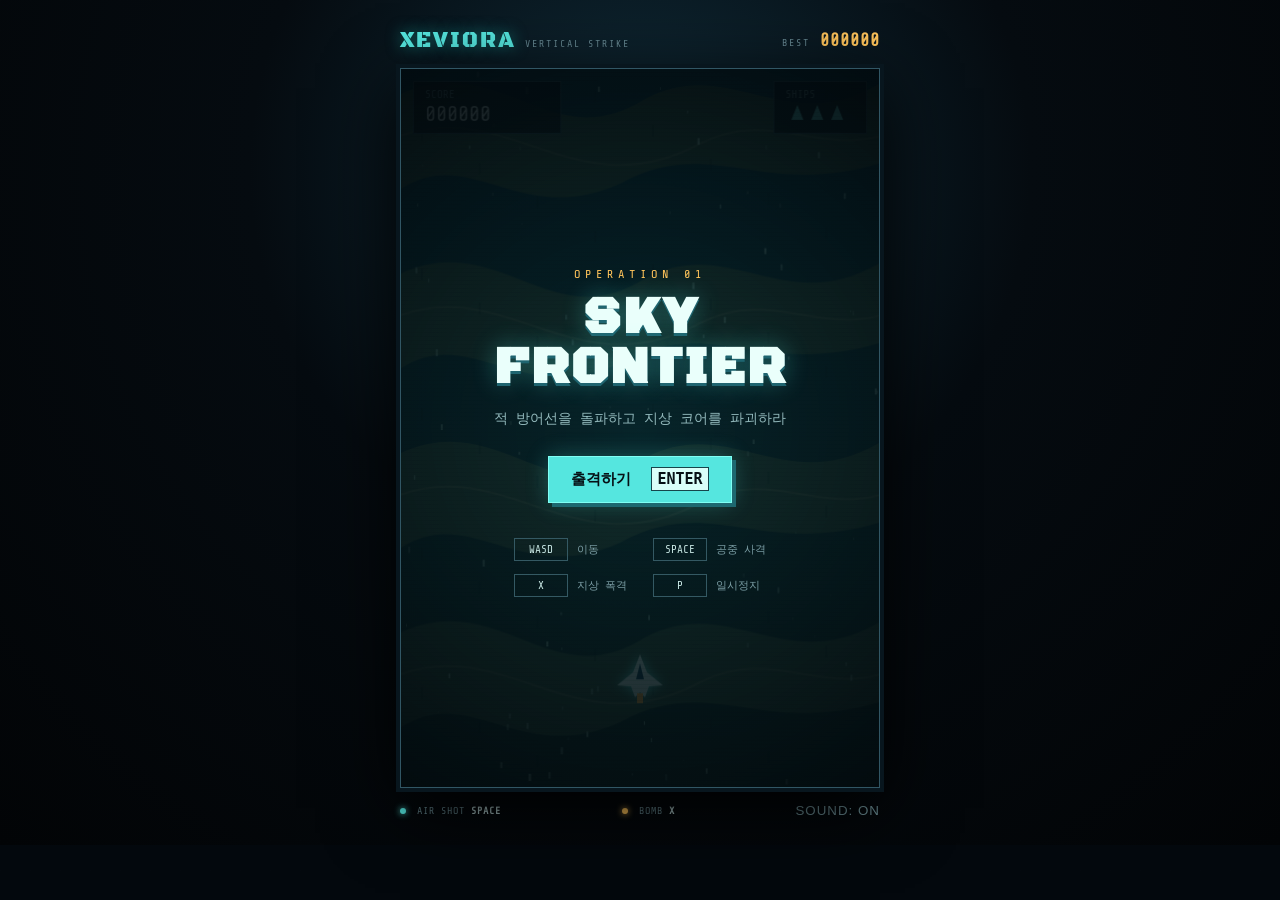
<file: Game01/index.html>
<!doctype html>
<html lang="ko">
<head>
  <meta charset="UTF-8">
  <meta name="viewport" content="width=device-width, initial-scale=1.0, maximum-scale=1.0, user-scalable=no">
  <meta name="theme-color" content="#07131d">
  <title>XEVIORA — Vertical Strike</title>
  <link rel="stylesheet" href="style.css">
</head>
<body>
  <main class="cabinet">
    <header class="topbar">
      <div class="brand"><span>XEVIORA</span><small>VERTICAL STRIKE</small></div>
      <div class="status"><span>BEST</span><strong id="bestScore">000000</strong></div>
    </header>

    <section class="game-shell" aria-label="종스크롤 슈팅 게임">
      <canvas id="gameCanvas" width="480" height="720"></canvas>

      <div id="startScreen" class="overlay visible">
        <div class="emblem" aria-hidden="true"><i></i><b></b><i></i></div>
        <p class="eyebrow">OPERATION 01</p>
        <h1>SKY FRONTIER</h1>
        <p class="lead">적 방어선을 돌파하고 지상 코어를 파괴하라</p>
        <button id="startButton" class="primary">출격하기 <kbd>ENTER</kbd></button>
        <div class="controls">
          <div><span class="key">WASD</span><small>이동</small></div>
          <div><span class="key">SPACE</span><small>공중 사격</small></div>
          <div><span class="key">X</span><small>지상 폭격</small></div>
          <div><span class="key">P</span><small>일시정지</small></div>
        </div>
      </div>

      <div id="gameOverScreen" class="overlay">
        <p class="eyebrow">MISSION ENDED</p>
        <h2>작전 종료</h2>
        <div class="result-row"><span>SCORE</span><strong id="finalScore">000000</strong></div>
        <div class="result-row"><span>BEST</span><strong id="finalBest">000000</strong></div>
        <button id="restartButton" class="primary">다시 출격 <kbd>ENTER</kbd></button>
      </div>

      <div id="pauseScreen" class="pause-card">PAUSED <small>P 키로 계속</small></div>

      <div class="scanlines" aria-hidden="true"></div>
    </section>

    <footer>
      <span><i class="dot cyan"></i> AIR SHOT <b>SPACE</b></span>
      <span><i class="dot amber"></i> BOMB <b>X</b></span>
      <button id="soundButton" class="sound" aria-label="소리 켜기/끄기">SOUND: ON</button>
    </footer>
  </main>
  <script src="game.js"></script>
</body>
</html>
</file>
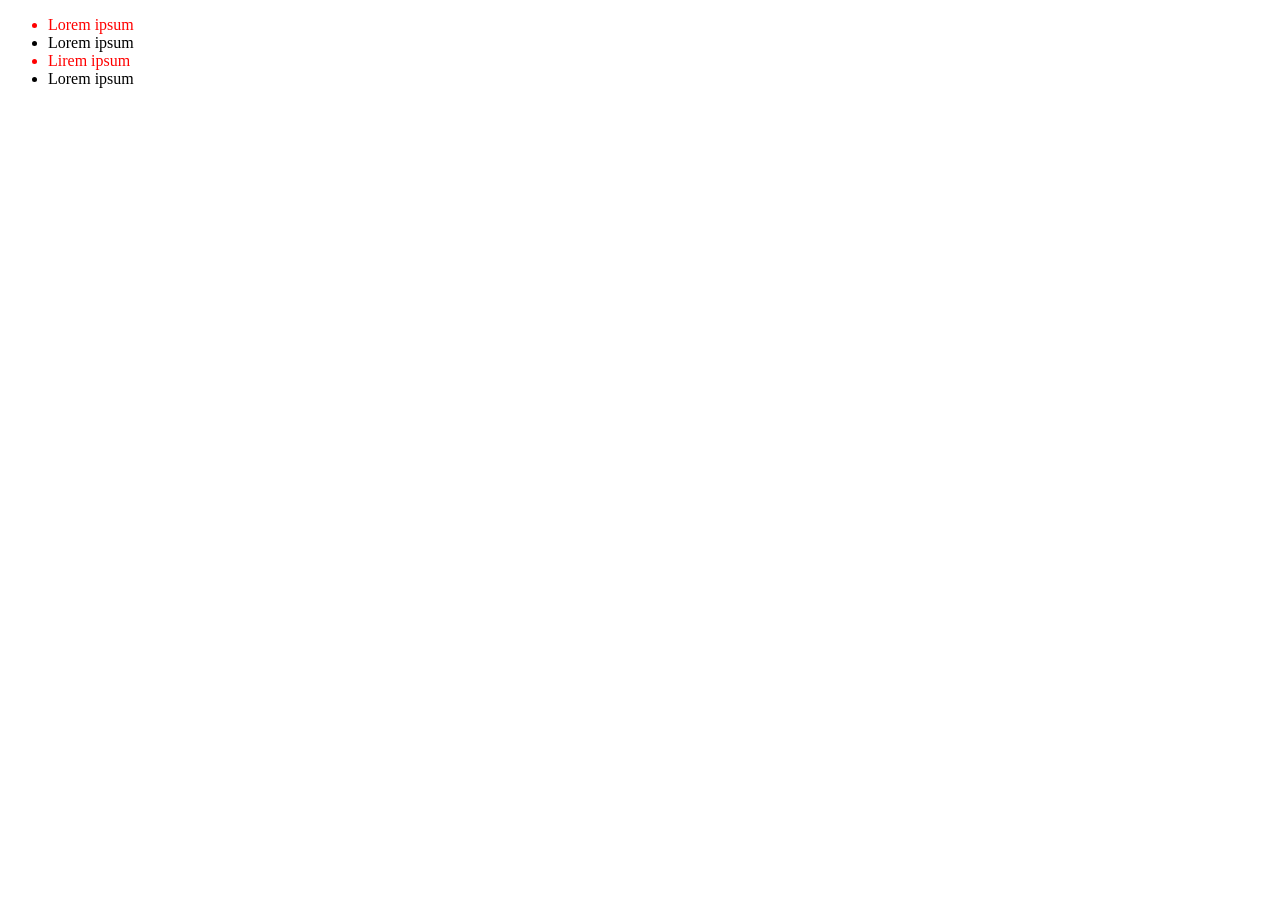
<file: Chap09_Selector.html>
﻿<!DOCTYPE html>
<html xmlns="http://www.w3.org/1999/xhtml">
<head>
<meta http-equiv="Content-Type" content="text/html; charset=utf-8"/>
    <title></title>
    <style>
        /* class 속성으로 select를 가지는 태그의 color속성을  red로 지정한다 */
        .select {
            color: red;
        } 
    </style>
</head>
<body>
    <ul>
        <li class="select">Lorem ipsum</li>
        <li>Lorem ipsum</li>
        <li class="select">Lirem ipsum</li>
        <li>Lorem ipsum</li>
    </ul>
</body>
</html>
</file>
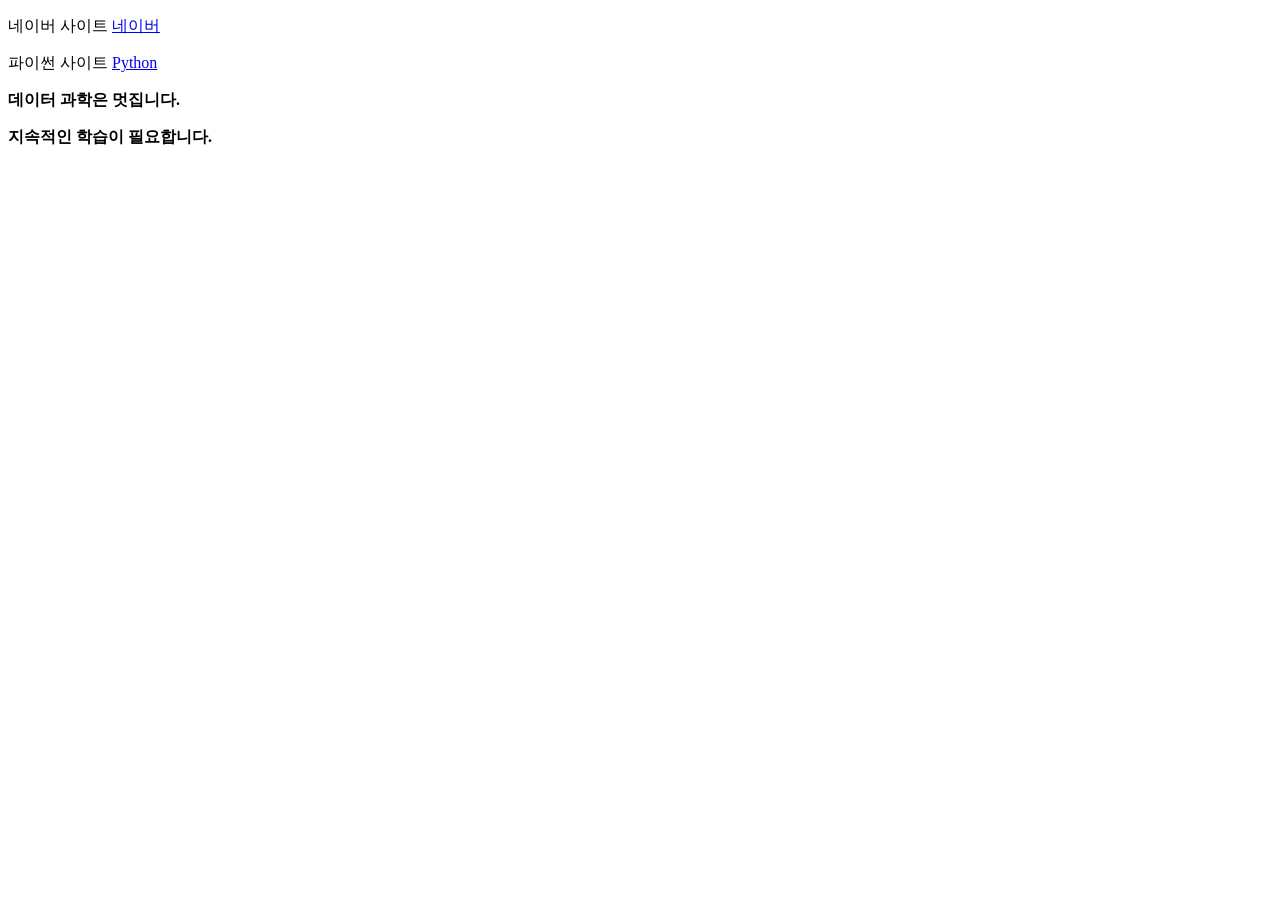
<file: Chap09_test.html>
<!DOCTYPE html>
<html>
    <head>
        <title>
            아주 쉬운 HTML문서 샘플입니다.
        </title>
    </head>
    <body>
        <div>
            <p class="inner-text" id="first">
                네이버 사이트
                <a href="http://www.naver.com" id="credu">
                네이버
                </a>
            </p>
            <p class="inner-text">
                파이썬 사이트
                <a href="https://www.python.org" id="python">
                Python 
                </a>
            </p>
        </div>
        <p class="outer-text" id="second">
            <b>
                데이터 과학은 멋집니다.
            </b>
        </p>
        <p class="outer-text">
            <b>
                지속적인 학습이 필요합니다. 
            </b>
        </p>
    </body>
</html>
</file>
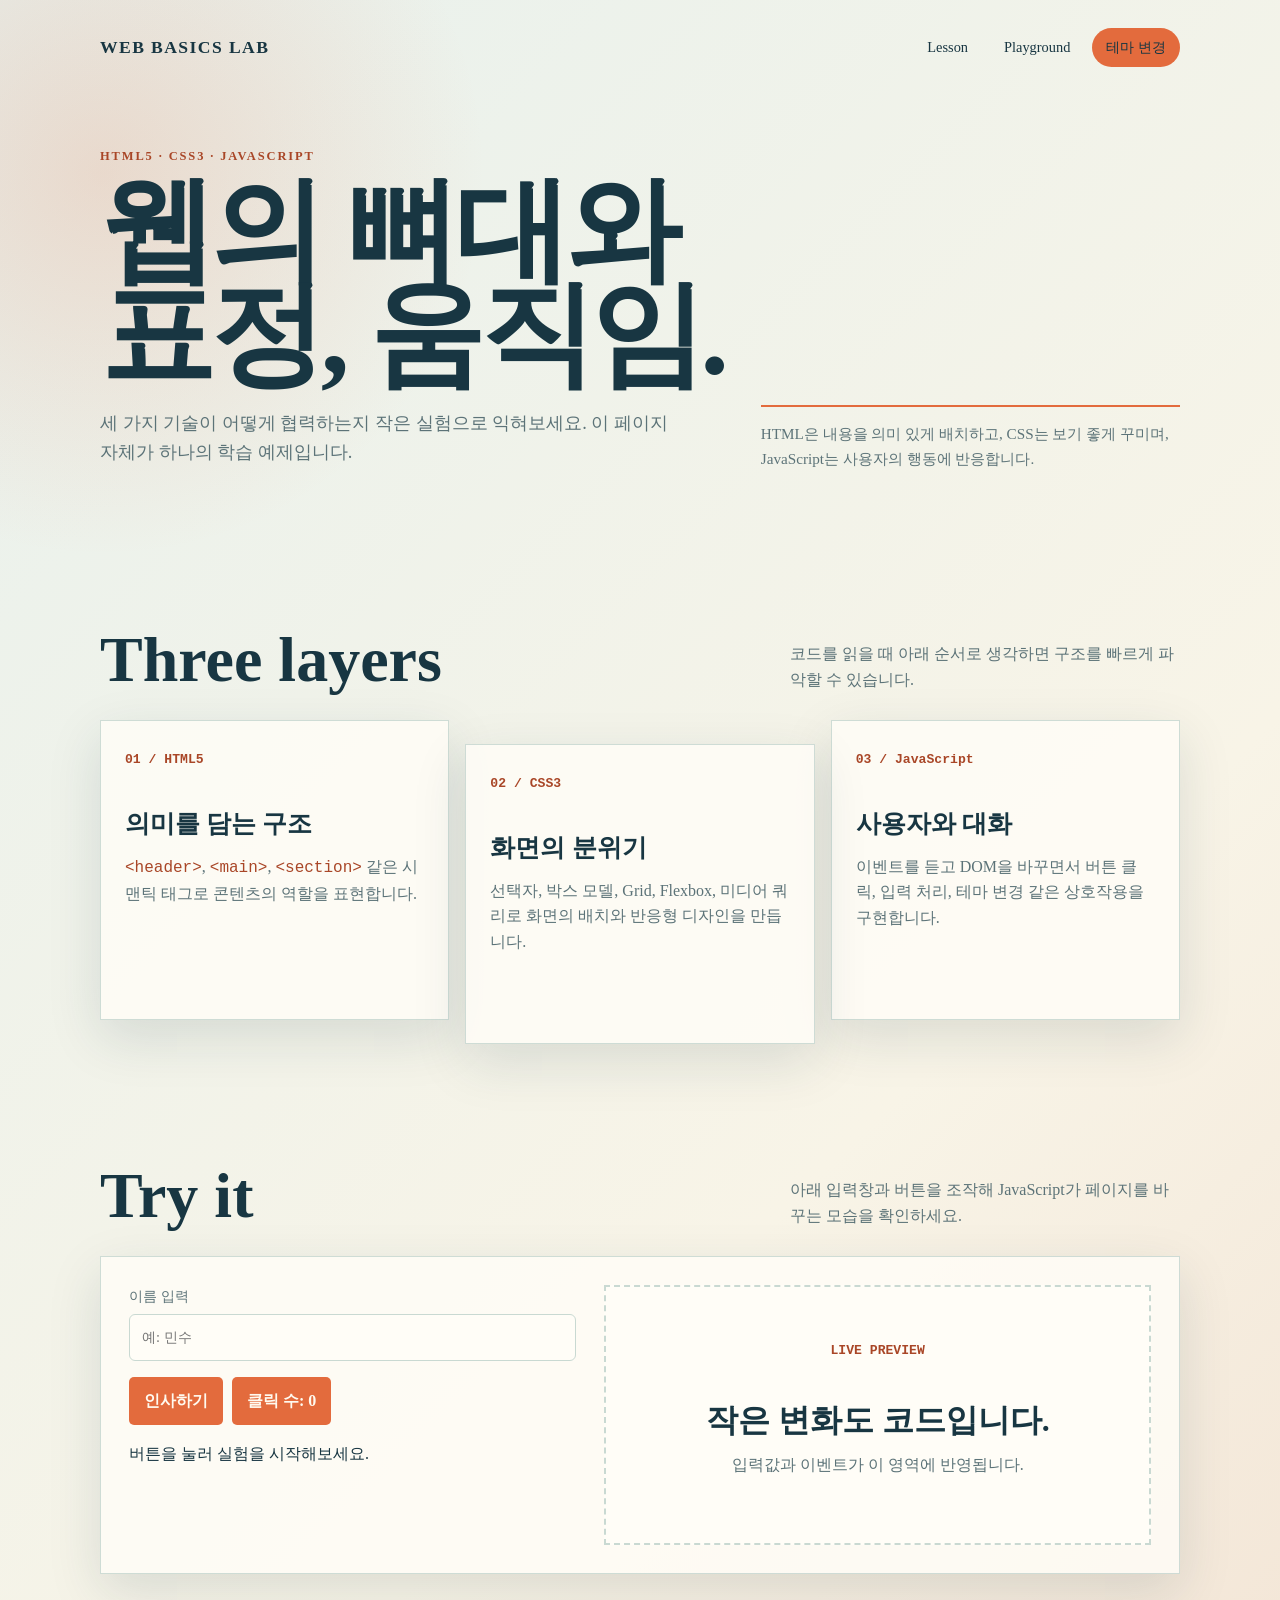
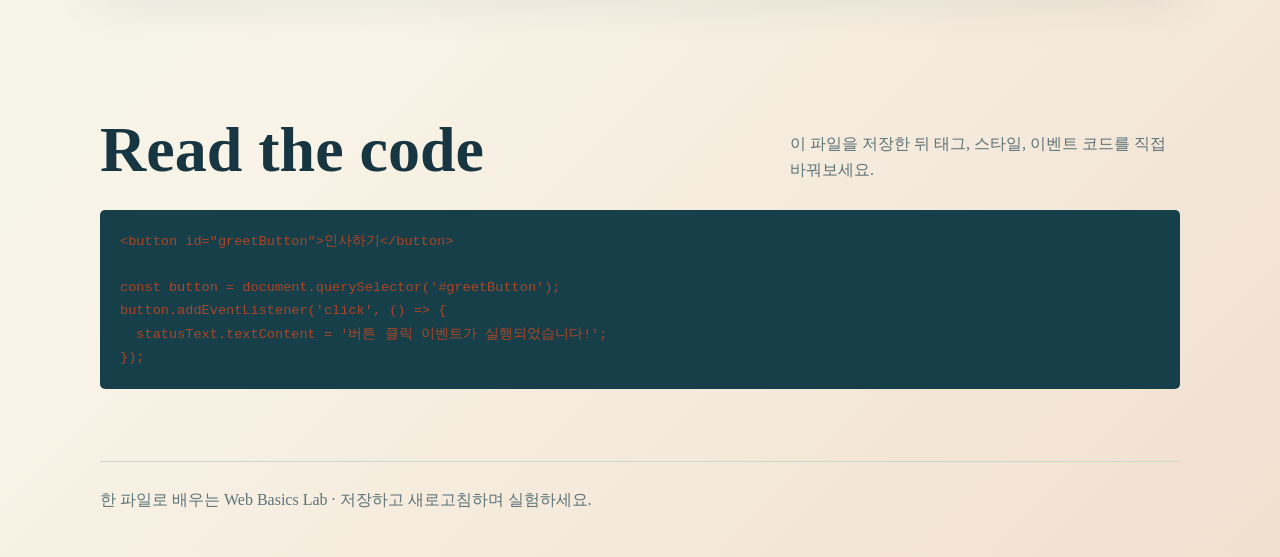
<file: DemoPage.html>
<!doctype html>
<html lang="ko">
<head>
  <meta charset="utf-8">
  <meta name="viewport" content="width=device-width, initial-scale=1">
  <title>Web Basics Lab</title>
  <style>
    :root {
      --ink: #183642;
      --muted: #5c7378;
      --paper: #fffdf7;
      --canvas: #e8f1ed;
      --accent: #e36b3d;
      --accent-dark: #a94627;
      --line: #c9d9d2;
      --code: #173f4a;
      --shadow: 0 18px 50px rgba(24, 54, 66, .13);
    }

    * { box-sizing: border-box; }

    html { scroll-behavior: smooth; }

    body {
      margin: 0;
      color: var(--ink);
      background:
        radial-gradient(circle at 8% 8%, rgba(227, 107, 61, .18), transparent 24rem),
        linear-gradient(135deg, var(--canvas), #f8f4e7 58%, #f1dfcf);
      font-family: Georgia, "Times New Roman", serif;
      line-height: 1.6;
    }

    .page {
      width: min(1080px, calc(100% - 32px));
      margin: 0 auto;
    }

    header {
      display: flex;
      align-items: center;
      justify-content: space-between;
      gap: 20px;
      padding: 28px 0;
    }

    .logo {
      color: var(--ink);
      font-size: 1.1rem;
      font-weight: 800;
      letter-spacing: .08em;
      text-decoration: none;
      text-transform: uppercase;
    }

    nav { display: flex; flex-wrap: wrap; gap: 8px; }

    nav a, .text-button {
      border: 1px solid transparent;
      border-radius: 999px;
      color: var(--ink);
      cursor: pointer;
      font: inherit;
      font-size: .9rem;
      padding: 7px 13px;
      text-decoration: none;
    }

    nav a:hover, .text-button:hover { border-color: var(--ink); }

    .hero {
      display: grid;
      grid-template-columns: 1.2fr .8fr;
      gap: 32px;
      align-items: end;
      min-height: 410px;
      padding: 52px 0 70px;
    }

    .eyebrow {
      color: var(--accent-dark);
      font-size: .78rem;
      font-weight: 700;
      letter-spacing: .15em;
      text-transform: uppercase;
    }

    h1, h2, h3, p { margin-top: 0; }

    h1 {
      max-width: 720px;
      margin-bottom: 22px;
      font-size: clamp(3.4rem, 9vw, 7.4rem);
      line-height: .9;
      letter-spacing: -.04em;
    }

    .hero-copy { max-width: 570px; color: var(--muted); font-size: 1.15rem; }

    .hero-note {
      border-top: 2px solid var(--accent);
      padding-top: 15px;
      color: var(--muted);
      font-size: .95rem;
    }

    section { padding: 72px 0; }

    .section-heading {
      display: flex;
      justify-content: space-between;
      align-items: end;
      gap: 24px;
      margin-bottom: 28px;
    }

    h2 { margin-bottom: 0; font-size: clamp(2rem, 5vw, 4rem); line-height: 1; }
    .section-heading p { max-width: 390px; margin-bottom: 0; color: var(--muted); }

    .lesson-grid { display: grid; grid-template-columns: repeat(3, 1fr); gap: 16px; }

    .lesson-card, .playground {
      background: rgba(255, 253, 247, .84);
      border: 1px solid rgba(201, 217, 210, .9);
      box-shadow: var(--shadow);
    }

    .lesson-card { min-height: 300px; padding: 24px; }
    .lesson-card:nth-child(2) { transform: translateY(24px); }
    .lesson-card h3 { margin-bottom: 10px; font-size: 1.55rem; }
    .lesson-card p { color: var(--muted); }

    .tag {
      display: inline-block;
      margin-bottom: 34px;
      color: var(--accent-dark);
      font-family: ui-monospace, SFMono-Regular, Consolas, monospace;
      font-size: .82rem;
      font-weight: 700;
    }

    code, pre { font-family: ui-monospace, SFMono-Regular, Consolas, monospace; }
    code { color: var(--accent-dark); }

    .playground {
      display: grid;
      grid-template-columns: .9fr 1.1fr;
      gap: 28px;
      padding: 28px;
    }

    .controls { display: grid; align-content: start; gap: 16px; }
    label { color: var(--muted); font-size: .9rem; }
    input, button { font: inherit; }

    input[type="text"] {
      width: 100%;
      margin-top: 6px;
      border: 1px solid var(--line);
      border-radius: 6px;
      background: var(--paper);
      color: var(--ink);
      padding: 11px 12px;
    }

    .button-row { display: flex; flex-wrap: wrap; gap: 9px; }

    button {
      border: 0;
      border-radius: 5px;
      background: var(--accent);
      color: #fffaf0;
      cursor: pointer;
      font-weight: 700;
      padding: 11px 15px;
    }

    button:hover { background: var(--accent-dark); }

    .preview {
      display: grid;
      place-items: center;
      min-height: 260px;
      border: 2px dashed var(--line);
      background: var(--paper);
      padding: 24px;
      text-align: center;
    }

    .preview h3 { margin-bottom: 6px; font-size: 2rem; }
    .preview p { color: var(--muted); }

    pre {
      overflow-x: auto;
      margin: 0;
      border-radius: 5px;
      background: var(--code);
      color: #e5f4e8;
      padding: 20px;
      font-size: .85rem;
      line-height: 1.7;
    }

    footer { border-top: 1px solid var(--line); padding: 25px 0 45px; color: var(--muted); }

    .dark-mode {
      --ink: #f5f0df;
      --muted: #b8c9c3;
      --paper: #203c40;
      --canvas: #122a30;
      --line: #426365;
      --code: #091b21;
      background: radial-gradient(circle at 90% 10%, rgba(227, 107, 61, .26), transparent 25rem), var(--canvas);
    }

    @media (max-width: 760px) {
      header, .hero, .playground { grid-template-columns: 1fr; }
      header { align-items: flex-start; flex-direction: column; }
      .hero { min-height: auto; padding-top: 36px; }
      .lesson-grid { grid-template-columns: 1fr; }
      .lesson-card:nth-child(2) { transform: none; }
      .section-heading { align-items: flex-start; flex-direction: column; }
    }
  </style>
</head>
<body>
  <div class="page">
    <header>
      <a class="logo" href="#top">Web Basics Lab</a>
      <nav aria-label="주요 메뉴">
        <a href="#lessons">Lesson</a>
        <a href="#playground">Playground</a>
        <button class="text-button" id="themeButton" type="button">테마 변경</button>
      </nav>
    </header>

    <main id="top">
      <section class="hero" aria-labelledby="main-title">
        <div>
          <p class="eyebrow">HTML5 · CSS3 · JavaScript</p>
          <h1 id="main-title">웹의 뼈대와 표정, 움직임.</h1>
          <p class="hero-copy">세 가지 기술이 어떻게 협력하는지 작은 실험으로 익혀보세요. 이 페이지 자체가 하나의 학습 예제입니다.</p>
        </div>
        <p class="hero-note">HTML은 내용을 의미 있게 배치하고, CSS는 보기 좋게 꾸미며, JavaScript는 사용자의 행동에 반응합니다.</p>
      </section>

      <section id="lessons" aria-labelledby="lesson-title">
        <div class="section-heading">
          <h2 id="lesson-title">Three layers</h2>
          <p>코드를 읽을 때 아래 순서로 생각하면 구조를 빠르게 파악할 수 있습니다.</p>
        </div>
        <div class="lesson-grid">
          <article class="lesson-card">
            <span class="tag">01 / HTML5</span>
            <h3>의미를 담는 구조</h3>
            <p><code>&lt;header&gt;</code>, <code>&lt;main&gt;</code>, <code>&lt;section&gt;</code> 같은 시맨틱 태그로 콘텐츠의 역할을 표현합니다.</p>
          </article>
          <article class="lesson-card">
            <span class="tag">02 / CSS3</span>
            <h3>화면의 분위기</h3>
            <p>선택자, 박스 모델, Grid, Flexbox, 미디어 쿼리로 화면의 배치와 반응형 디자인을 만듭니다.</p>
          </article>
          <article class="lesson-card">
            <span class="tag">03 / JavaScript</span>
            <h3>사용자와 대화</h3>
            <p>이벤트를 듣고 DOM을 바꾸면서 버튼 클릭, 입력 처리, 테마 변경 같은 상호작용을 구현합니다.</p>
          </article>
        </div>
      </section>

      <section id="playground" aria-labelledby="playground-title">
        <div class="section-heading">
          <h2 id="playground-title">Try it</h2>
          <p>아래 입력창과 버튼을 조작해 JavaScript가 페이지를 바꾸는 모습을 확인하세요.</p>
        </div>
        <div class="playground">
          <div class="controls">
            <label for="nameInput">이름 입력
              <input id="nameInput" type="text" placeholder="예: 민수">
            </label>
            <div class="button-row">
              <button id="greetButton" type="button">인사하기</button>
              <button id="countButton" type="button">클릭 수: 0</button>
            </div>
            <p id="statusText" aria-live="polite">버튼을 눌러 실험을 시작해보세요.</p>
          </div>
          <div class="preview" id="previewBox">
            <div>
              <span class="tag">LIVE PREVIEW</span>
              <h3>작은 변화도 코드입니다.</h3>
              <p>입력값과 이벤트가 이 영역에 반영됩니다.</p>
            </div>
          </div>
        </div>
      </section>

      <section aria-labelledby="code-title">
        <div class="section-heading">
          <h2 id="code-title">Read the code</h2>
          <p>이 파일을 저장한 뒤 태그, 스타일, 이벤트 코드를 직접 바꿔보세요.</p>
        </div>
        <pre><code>&lt;button id="greetButton"&gt;인사하기&lt;/button&gt;

const button = document.querySelector('#greetButton');
button.addEventListener('click', () =&gt; {
  statusText.textContent = '버튼 클릭 이벤트가 실행되었습니다!';
});</code></pre>
      </section>
    </main>

    <footer>한 파일로 배우는 Web Basics Lab · 저장하고 새로고침하며 실험하세요.</footer>
  </div>

  <script>
    const nameInput = document.querySelector('#nameInput');
    const greetButton = document.querySelector('#greetButton');
    const countButton = document.querySelector('#countButton');
    const themeButton = document.querySelector('#themeButton');
    const statusText = document.querySelector('#statusText');
    const previewBox = document.querySelector('#previewBox');
    let clickCount = 0;

    greetButton.addEventListener('click', () => {
      const name = nameInput.value.trim() || '방문자';
      statusText.textContent = `${name}님, JavaScript 실험에 오신 것을 환영합니다!`;
      previewBox.querySelector('h3').textContent = `반가워요, ${name}님!`;
    });

    countButton.addEventListener('click', () => {
      clickCount += 1;
      countButton.textContent = `클릭 수: ${clickCount}`;
      statusText.textContent = `이벤트가 ${clickCount}번 실행되었습니다.`;
    });

    themeButton.addEventListener('click', () => {
      document.body.classList.toggle('dark-mode');
      const isDark = document.body.classList.contains('dark-mode');
      themeButton.textContent = isDark ? '밝은 테마' : '어두운 테마';
    });
  </script>
</body>
</html>
</file>
<file: Game01/style.css>
@import url('https://fonts.googleapis.com/css2?family=Black+Ops+One&family=Share+Tech+Mono&display=swap');

:root { --ink:#d8f4ef; --cyan:#55e6df; --amber:#ffc45b; --red:#ff5b62; --panel:#07131d; }
* { box-sizing:border-box; }
html, body { margin:0; min-height:100%; background:#03080d; color:var(--ink); font-family:'Share Tech Mono', ui-monospace, monospace; }
body { display:grid; place-items:center; overflow:hidden; background:radial-gradient(circle at 50% 20%, #102b38 0, #050b10 42%, #020406 100%); }
body::before { content:""; position:fixed; inset:0; pointer-events:none; opacity:.18; background-image:linear-gradient(rgba(255,255,255,.03) 1px,transparent 1px),linear-gradient(90deg,rgba(255,255,255,.025) 1px,transparent 1px); background-size:30px 30px; }
.cabinet { width:min(100vw, 520px); padding:14px 20px 12px; }
.topbar { height:54px; display:flex; align-items:center; justify-content:space-between; border-bottom:1px solid #21414b; }
.brand { display:flex; align-items:baseline; gap:9px; }
.brand span { font-family:'Black Ops One', Impact, sans-serif; color:var(--cyan); letter-spacing:2px; font-size:22px; text-shadow:0 0 15px #20cdc488; }
.brand small,.status span { color:#678993; font-size:10px; letter-spacing:2px; }
.status { display:flex; gap:10px; align-items:baseline; }
.status strong { color:var(--amber); font-size:17px; letter-spacing:1px; }
.game-shell { position:relative; width:100%; aspect-ratio:2/3; max-height:calc(100vh - 128px); margin:auto; overflow:hidden; border:1px solid #315664; box-shadow:0 0 0 4px #08161e, 0 20px 70px #000, inset 0 0 30px #000; background:#0c4d53; }
canvas { display:block; width:100%; height:100%; touch-action:none; }
.scanlines { position:absolute; inset:0; pointer-events:none; opacity:.14; background:repeating-linear-gradient(to bottom,transparent 0,transparent 3px,#000 4px); mix-blend-mode:multiply; }
.overlay { position:absolute; inset:0; z-index:3; display:flex; visibility:hidden; opacity:0; flex-direction:column; justify-content:center; align-items:center; text-align:center; padding:30px; background:radial-gradient(circle at center,rgba(4,25,32,.7),rgba(2,8,12,.94)); transition:opacity .25s,visibility .25s; }
.overlay.visible { visibility:visible; opacity:1; }
.eyebrow { color:var(--amber); letter-spacing:5px; font-size:12px; margin:8px 0; }
h1,h2 { font-family:'Black Ops One', Impact, sans-serif; margin:4px 0 10px; letter-spacing:2px; color:#eafffb; text-shadow:0 3px 0 #1f6570,0 0 24px #55e6df55; }
h1 { font-size:clamp(34px,9vw,52px); line-height:.95; } h2 { font-size:40px; }
.lead { color:#93b9bc; font-size:14px; margin:8px 0 28px; }
.primary { appearance:none; border:1px solid #80fff4; color:#061015; background:var(--cyan); font:700 15px 'Share Tech Mono',monospace; padding:13px 22px; cursor:pointer; box-shadow:4px 4px 0 #1d6870,0 0 22px #55e6df44; transition:transform .1s,filter .1s; }
.primary:hover { filter:brightness(1.16); transform:translate(-1px,-1px); }
kbd { margin-left:12px; padding:2px 5px; border:1px solid #16454b; background:#d9fff9; font:10px inherit; }
.controls { display:grid; grid-template-columns:1fr 1fr; gap:13px 26px; margin-top:35px; }
.controls div { display:flex; align-items:center; gap:9px; color:#7b9da4; }
.controls small { font-size:11px; }
.key { min-width:54px; padding:4px 7px; border:1px solid #345963; color:#c8e7e4; font-size:11px; }
.result-row { width:220px; display:flex; justify-content:space-between; margin:8px; color:#72979c; }
.result-row strong { color:var(--amber); font-size:22px; }
#gameOverScreen .primary { margin-top:25px; }
.pause-card { position:absolute; z-index:4; left:50%; top:50%; transform:translate(-50%,-50%); display:none; padding:18px 30px; border:1px solid var(--cyan); background:#031015e8; font-family:'Black Ops One',sans-serif; font-size:25px; letter-spacing:4px; box-shadow:0 0 25px #000; }
.pause-card.visible { display:block; }
.pause-card small { display:block; margin-top:6px; color:#73969b; font:10px 'Share Tech Mono',monospace; letter-spacing:1px; text-align:center; }
footer { height:45px; display:flex; align-items:center; justify-content:space-between; gap:12px; color:#63838b; font-size:10px; letter-spacing:1px; }
footer span { white-space:nowrap; } footer b { color:#aec9ca; }
.dot { display:inline-block; width:6px; height:6px; border-radius:50%; margin-right:5px; box-shadow:0 0 6px currentColor; }.cyan{background:var(--cyan);color:var(--cyan)}.amber{background:var(--amber);color:var(--amber)}
.sound { border:0; background:none; color:#6f9299; font:10px inherit; letter-spacing:1px; cursor:pointer; padding:8px 0; }
@media(max-width:540px){ .cabinet{padding:6px 8px}.topbar{height:45px}.game-shell{max-height:calc(100vh - 96px)}footer{height:38px}.brand small{display:none}.controls{margin-top:25px} }
@media(max-height:650px){ .controls{display:none}.lead{margin-bottom:18px} }
</file>
